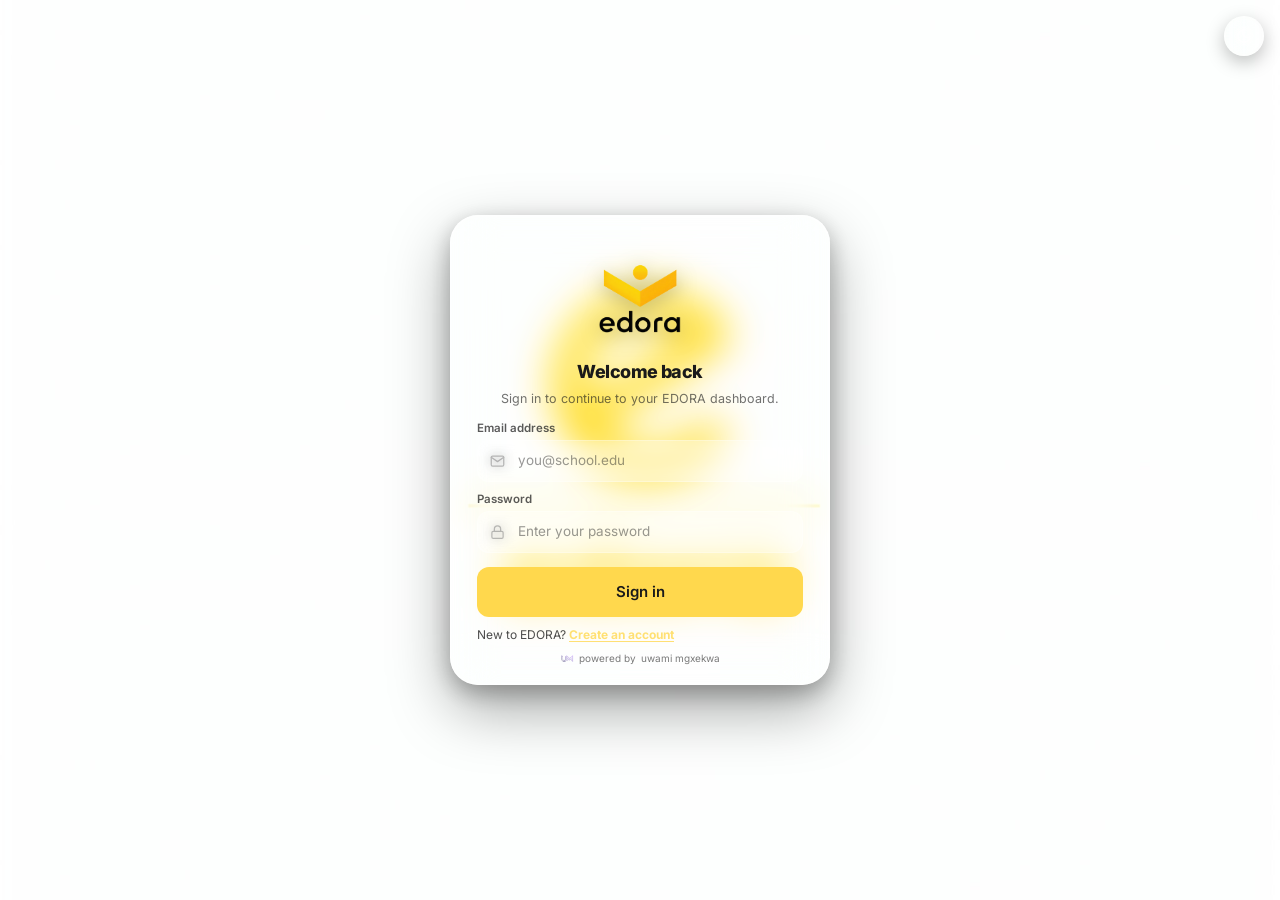
<file: index.html>
<!DOCTYPE html>
<html lang="en">
<head>
  <meta charset="UTF-8">
  <meta name="viewport" content="width=device-width, initial-scale=1.0">
  <title>EDORA — Dashboard</title>
  <!-- Favicon + iOS/PWA home screen icon -->
  <link rel="icon" type="image/png" href="assets/images/logo light mode.png">
  <link rel="apple-touch-icon" href="assets/images/logo light mode.png">
  <meta name="apple-mobile-web-app-capable" content="yes">
  <meta name="apple-mobile-web-app-status-bar-style" content="default">
  <meta name="apple-mobile-web-app-title" content="EDORA">
  <meta name="theme-color" content="#FFD84D">
  <link rel="preconnect" href="https://fonts.googleapis.com">
  <link href="https://fonts.googleapis.com/css2?family=Inter:wght@300;400;500;600;700;800;900&display=swap" rel="stylesheet">
  <link rel="stylesheet" href="css/style.css">
  <!-- Apply saved theme immediately to avoid flash of wrong theme -->
  <script>
    (function() {
      var t = localStorage.getItem('edora-theme') || 'light';
      document.documentElement.setAttribute('data-theme', t);
    })();
  </script>
</head>
<body>

<!-- ── Sidebar overlay (mobile) ── -->
<div class="overlay" id="overlay" onclick="closeSidebar()"></div>

<!-- ── Sidebar ── -->
<aside class="sb" id="sb">
  <div class="sb-top">
    <div class="logo">
      <img src="assets/images/logo light mode.png" alt="EDORA" class="logo-img light-logo">
      <img src="assets/images/logo dark mode.png"  alt="EDORA" class="logo-img dark-logo">
    </div>
    <div class="tagline">Your Learning. Your Pace. Your Future.</div>
  </div>

  <nav class="sb-nav" id="sb-nav">
    <!-- Injected by JS -->
  </nav>

  <div class="sb-bottom">
    <a href="profile.html" class="sb-user" id="sb-user">
      <div class="av" id="sb-av"></div>
      <div class="sb-user-info">
        <div class="sb-user-name" id="sb-uname"></div>
        <div class="sb-user-grade" id="sb-ugrade"></div>
      </div>
    </a>
    <div class="sb-powered-by">
      <img src="assets/images/uwami-logo.png" alt="Uwami Mgxekwa logo">
      powered by <a href="https://uwamimgxekwa.com" target="_blank" rel="noopener noreferrer">uwami mgxekwa</a>
    </div>
  </div>
</aside>

<!-- ── Main ── -->
<div class="main">

  <!-- Top bar -->
  <header class="top">
    <button class="burger" id="burger-btn" aria-label="Open menu" onclick="toggleSidebar()">
      <svg width="20" height="20" viewBox="0 0 24 24" fill="none" stroke="currentColor" stroke-width="2" stroke-linecap="round">
        <line x1="3" y1="6" x2="21" y2="6"/><line x1="3" y1="12" x2="21" y2="12"/><line x1="3" y1="18" x2="21" y2="18"/>
      </svg>
    </button>

    <span class="top-title" id="top-title"></span>

    <div class="top-actions">
      <!-- Theme toggle -->
      <button class="theme-btn" id="theme-btn" title="Toggle dark / light mode" onclick="toggleTheme()">
        <!-- Moon: shown in light mode -->
        <svg class="icon-moon" width="16" height="16" viewBox="0 0 24 24" fill="none" stroke="currentColor" stroke-width="2" stroke-linecap="round" stroke-linejoin="round">
          <path d="M21 12.79A9 9 0 1 1 11.21 3 7 7 0 0 0 21 12.79z"/>
        </svg>
        <!-- Sun: shown in dark mode -->
        <svg class="icon-sun" width="16" height="16" viewBox="0 0 24 24" fill="none" stroke="currentColor" stroke-width="2" stroke-linecap="round" stroke-linejoin="round">
          <circle cx="12" cy="12" r="5"/>
          <line x1="12" y1="1" x2="12" y2="3"/><line x1="12" y1="21" x2="12" y2="23"/>
          <line x1="4.22" y1="4.22" x2="5.64" y2="5.64"/><line x1="18.36" y1="18.36" x2="19.78" y2="19.78"/>
          <line x1="1" y1="12" x2="3" y2="12"/><line x1="21" y1="12" x2="23" y2="12"/>
          <line x1="4.22" y1="19.78" x2="5.64" y2="18.36"/><line x1="18.36" y1="5.64" x2="19.78" y2="4.22"/>
        </svg>
      </button>

      <a href="notifications.html" class="icon-btn" id="notif-btn" title="Notifications" style="text-decoration:none">
        <svg width="17" height="17" viewBox="0 0 24 24" fill="none" stroke="currentColor" stroke-width="2" stroke-linecap="round" stroke-linejoin="round">
          <path d="M18 8A6 6 0 0 0 6 8c0 7-3 9-3 9h18s-3-2-3-9"/><path d="M13.73 21a2 2 0 0 1-3.46 0"/>
        </svg>
        <span class="notif-badge" id="notif-badge" style="display:none"></span>
      </a>
      <a href="profile.html" class="av" id="top-av" style="text-decoration:none" title="Profile"></a>
    </div>
  </header>

  <!-- Page content -->
  <main id="view" class="fade-in"></main>

</div>

<!-- ── Modal ── -->
<div class="modal" id="modal" onclick="handleModalClick(event)">
  <div class="mbox" id="mbox"></div>
</div>

<script src="js/mock-data.js"></script>
<script>
  if (!location.hash || location.hash === '#') location.hash = '#dash';
</script>
<script src="js/app.js"></script>
</body>
</html>
</file>
<file: css/style.css>
/* ============================================================
   EDORA — Design System
   Premium minimalist educational SaaS
   ============================================================ */

@import url('https://fonts.googleapis.com/css2?family=Inter:wght@300;400;500;600;700;800;900&display=swap');

/* ── Tokens — Light (default) ────────────────────────────── */
:root {
  --primary:        #FFD84D;
  --primary-hover:  #FFC800;
  --primary-light:  #FFFBEB;
  --primary-muted:  #FFF3C0;
  --background:     #FFFFFF;
  --surface:        #F8F8F6;
  --surface-hover:  #F2F2EF;
  --text-primary:   #1A1A1A;
  --text-secondary: #6B6B6B;
  --text-tertiary:  #A0A0A0;
  --border:         #EBEBEB;
  --border-strong:  #D8D8D4;
  --success:        #22C55E;
  --success-light:  #DCFCE7;
  --danger:         #EF4444;
  --danger-light:   #FEE2E2;
  --warning:        #F59E0B;
  --warning-light:  #FEF3C7;
  --info:           #3B82F6;
  --info-light:     #DBEAFE;
  --shadow-sm:      0 1px 3px rgba(0,0,0,.06), 0 1px 2px rgba(0,0,0,.04);
  --shadow-md:      0 4px 16px rgba(0,0,0,.07), 0 2px 6px rgba(0,0,0,.04);
  --shadow-lg:      0 20px 40px rgba(0,0,0,.10), 0 8px 16px rgba(0,0,0,.06);
  --radius-sm:      8px;
  --radius-md:      12px;
  --radius-lg:      16px;
  --radius-xl:      24px;
  --sidebar-w:      264px;
  --transition:     0.18s cubic-bezier(.4,0,.2,1);
}

/* ── Tokens — Dark ───────────────────────────────────────── */
[data-theme="dark"] {
  --primary:        #FFD84D;
  --primary-hover:  #FFC800;
  --primary-light:  #2A2200;
  --primary-muted:  #332900;
  --background:     #0F0F0F;
  --surface:        #1A1A1A;
  --surface-hover:  #222222;
  --text-primary:   #F0F0F0;
  --text-secondary: #9A9A9A;
  --text-tertiary:  #555555;
  --border:         #2A2A2A;
  --border-strong:  #383838;
  --success:        #22C55E;
  --success-light:  #052E16;
  --danger:         #EF4444;
  --danger-light:   #2D0A0A;
  --warning:        #F59E0B;
  --warning-light:  #2D1A00;
  --info:           #60A5FA;
  --info-light:     #0A1628;
  --shadow-sm:      0 1px 3px rgba(0,0,0,.3),  0 1px 2px rgba(0,0,0,.2);
  --shadow-md:      0 4px 16px rgba(0,0,0,.4), 0 2px 6px rgba(0,0,0,.2);
  --shadow-lg:      0 20px 40px rgba(0,0,0,.5), 0 8px 16px rgba(0,0,0,.3);
}

/* ── Theme transition ────────────────────────────────────── */
/* Applied only during theme switch via JS class, then removed */
html.theme-switching,
html.theme-switching * {
  transition:
    background-color 0.25s ease,
    border-color     0.25s ease,
    color            0.25s ease,
    box-shadow       0.25s ease !important;
}

/* ── Theme toggle button ─────────────────────────────────── */
.theme-btn {
  width: 36px;
  height: 36px;
  display: flex;
  align-items: center;
  justify-content: center;
  border-radius: var(--radius-sm);
  background: none;
  border: 1px solid var(--border);
  color: var(--text-secondary);
  font-size: 16px;
  cursor: pointer;
  transition: all var(--transition);
  flex-shrink: 0;
}

.theme-btn:hover {
  background: var(--surface);
  color: var(--text-primary);
}

/* Show correct icon per theme */
.theme-btn .icon-sun  { display: none; }
.theme-btn .icon-moon { display: block; }
[data-theme="dark"] .theme-btn .icon-sun  { display: block; }
[data-theme="dark"] .theme-btn .icon-moon { display: none; }

/* ── Reset ───────────────────────────────────────────────── */
*, *::before, *::after { box-sizing: border-box; margin: 0; padding: 0; }
html { scroll-behavior: smooth; -webkit-font-smoothing: antialiased; }
body {
  font-family: 'Inter', system-ui, -apple-system, sans-serif;
  color: var(--text-primary);
  background: var(--background);
  font-size: 14px;
  line-height: 1.6;
  overflow-x: hidden;
}
img { display: block; max-width: 100%; }
a { color: inherit; }
button { cursor: pointer; font-family: inherit; }

/* ── Typography ─────────────────────────────────────────── */
h1 { font-size: 24px; font-weight: 700; letter-spacing: -.03em; line-height: 1.25; }
h2 { font-size: 15px; font-weight: 600; letter-spacing: -.01em; }
h3 { font-size: 14px; font-weight: 600; }
h4 { font-size: 13px; font-weight: 600; }
p  { color: var(--text-secondary); }
small { font-size: 12px; color: var(--text-secondary); }
.muted { color: var(--text-secondary); }
.label { font-size: 11px; font-weight: 700; letter-spacing: .06em; text-transform: uppercase; color: var(--text-tertiary); }

/* ── Layout ─────────────────────────────────────────────── */
.sb {
  position: fixed;
  inset: 0 auto 0 0;
  width: var(--sidebar-w);
  background: var(--background);
  border-right: 1px solid var(--border);
  display: flex;
  flex-direction: column;
  z-index: 30;
  transition: transform var(--transition);
  overflow: hidden auto;
}

.sb-top {
  padding: 24px 20px 8px;
  flex-shrink: 0;
  text-align: center;
}

/* ── Logo image (sidebar) ────────────────────────────────── */
.logo {
  display: flex;
  align-items: center;
  justify-content: center;
  margin-bottom: 4px;
}

.logo-img {
  width: 110px;
  height: auto;
  display: block;
  border-radius: 6px;
  object-fit: contain;
  margin: 0 auto;
}

/* Theme-aware sidebar logo (swaps with dark / light mode) */
.logo-img.light-logo { display: block; }
.logo-img.dark-logo  { display: none; }
[data-theme="dark"] .logo-img.light-logo { display: none; }
[data-theme="dark"] .logo-img.dark-logo  { display: block; }

.tagline {
  font-size: 11px;
  color: var(--text-tertiary);
  font-weight: 400;
  margin-bottom: 20px;
  letter-spacing: .01em;
}

.sb-nav {
  flex: 1;
  padding: 0 12px;
  display: flex;
  flex-direction: column;
  gap: 2px;
}

.sb-section-label {
  font-size: 10px;
  font-weight: 700;
  letter-spacing: .08em;
  text-transform: uppercase;
  color: var(--text-tertiary);
  padding: 12px 10px 6px;
}

.sb a {
  display: flex;
  align-items: center;
  gap: 10px;
  padding: 9px 12px;
  border-radius: var(--radius-sm);
  color: var(--text-secondary);
  text-decoration: none;
  font-weight: 500;
  font-size: 13.5px;
  transition: all var(--transition);
  position: relative;
}

.sb a .nav-icon {
  width: 20px;
  text-align: center;
  font-size: 15px;
  flex-shrink: 0;
}

.sb a:hover {
  background: var(--surface);
  color: var(--text-primary);
}

.sb a.on {
  background: var(--primary);
  color: var(--text-primary);
  font-weight: 600;
}

.sb a.on:hover { background: var(--primary-hover); }

.sb-bottom {
  padding: 12px;
  border-top: 1px solid var(--border);
  margin-top: 8px;
  flex-shrink: 0;
}

.sb-user {
  display: flex;
  align-items: center;
  gap: 10px;
  padding: 8px 10px;
  border-radius: var(--radius-sm);
  cursor: pointer;
  transition: background var(--transition);
  text-decoration: none;
  color: inherit;
}

.sb-user:hover { background: var(--surface); }

.sb-user-info { flex: 1; min-width: 0; }
.sb-user-name { font-size: 13px; font-weight: 600; white-space: nowrap; overflow: hidden; text-overflow: ellipsis; }
.sb-user-grade { font-size: 11px; color: var(--text-secondary); }

.sb-powered-by {
  display: flex;
  align-items: center;
  gap: 5px;
  padding: 6px 10px 2px;
  font-size: 10px;
  color: var(--text-secondary);
  opacity: 0.65;
}
.sb-powered-by a {
  color: inherit;
  text-decoration: none;
  font-size: 9px;
  transition: opacity 0.18s ease;
}
.sb-powered-by a:hover { opacity: 2; text-decoration: underline; text-underline-offset: 2px; }
.sb-powered-by img {
  width: 14px;
  height: 14px;
  object-fit: contain;
  border-radius: 3px;
  opacity: 0.6;
  flex-shrink: 0;
}

/* ── Main area ───────────────────────────────────────────── */
.main {
  margin-left: var(--sidebar-w);
  min-height: 100vh;
  display: flex;
  flex-direction: column;
}

.top {
  position: sticky;
  top: 0;
  z-index: 20;
  display: flex;
  align-items: center;
  gap: 12px;
  padding: 0 32px;
  height: 60px;
  background: rgba(255,255,255,.85);
  backdrop-filter: blur(12px);
  -webkit-backdrop-filter: blur(12px);
  border-bottom: 1px solid var(--border);
}

.burger {
  display: none;
  background: none;
  border: none;
  padding: 6px;
  border-radius: var(--radius-sm);
  color: var(--text-primary);
  margin-right: auto;
}

.burger:hover { background: var(--surface); }

.top-title {
  font-size: 14px;
  font-weight: 600;
  color: var(--text-primary);
  flex: 1;
}

.top-actions { display: flex; align-items: center; gap: 8px; }

.icon-btn {
  width: 36px;
  height: 36px;
  display: flex;
  align-items: center;
  justify-content: center;
  border-radius: var(--radius-sm);
  background: none;
  border: 1px solid var(--border);
  color: var(--text-secondary);
  font-size: 16px;
  transition: all var(--transition);
  position: relative;
  text-decoration: none;
}

.icon-btn:hover { background: var(--surface); color: var(--text-primary); }

.notif-badge {
  position: absolute;
  top: 4px;
  right: 4px;
  width: 8px;
  height: 8px;
  background: var(--danger);
  border-radius: 50%;
  border: 2px solid #fff;
}

#view {
  padding: 32px;
  flex: 1;
  max-width: 1160px;
  width: 100%;
}

/* ── Avatar ─────────────────────────────────────────────── */
.av {
  width: 36px;
  height: 36px;
  border-radius: 50%;
  background: var(--primary);
  display: flex;
  align-items: center;
  justify-content: center;
  font-weight: 700;
  font-size: 14px;
  overflow: hidden;
  flex-shrink: 0;
  color: var(--text-primary);
  text-decoration: none;
}

.av img { width: 100%; height: 100%; object-fit: cover; }
.av.lg { width: 56px; height: 56px; font-size: 20px; }
.av.xl { width: 80px; height: 80px; font-size: 28px; }

/* ── Cards ───────────────────────────────────────────────── */
.card {
  background: var(--background);
  border: 1px solid var(--border);
  border-radius: var(--radius-lg);
  padding: 20px;
}

.card-sm { padding: 14px 16px; border-radius: var(--radius-md); }

.card-hover {
  transition: box-shadow var(--transition), border-color var(--transition), transform var(--transition);
}
.card-hover:hover {
  box-shadow: var(--shadow-md);
  border-color: var(--border-strong);
  transform: translateY(-1px);
}

/* ── Grid ────────────────────────────────────────────────── */
.grid { display: grid; gap: 16px; margin-top: 16px; }
.g2 { grid-template-columns: repeat(auto-fit, minmax(300px, 1fr)); }
.g3 { grid-template-columns: repeat(auto-fit, minmax(220px, 1fr)); }
.g4 { grid-template-columns: repeat(4, 1fr); }
.g-full { grid-column: 1 / -1; }

/* ── Stat cards ──────────────────────────────────────────── */
.stat-card {
  background: var(--background);
  border: 1px solid var(--border);
  border-radius: var(--radius-lg);
  padding: 20px;
  display: flex;
  align-items: flex-start;
  gap: 14px;
}

.stat-icon {
  width: 44px;
  height: 44px;
  border-radius: 12px;
  background: var(--primary-light);
  display: flex;
  align-items: center;
  justify-content: center;
  font-size: 20px;
  flex-shrink: 0;
}

.stat-icon.green  { background: var(--success-light); }
.stat-icon.red    { background: var(--danger-light); }
.stat-icon.blue   { background: var(--info-light); }
.stat-icon.orange { background: var(--warning-light); }

.stat-body { flex: 1; }
.stat-value { font-size: 28px; font-weight: 800; letter-spacing: -.04em; line-height: 1; color: var(--text-primary); }
.stat-label { font-size: 12px; color: var(--text-secondary); margin-top: 4px; font-weight: 500; }

/* ── Hero banner ─────────────────────────────────────────── */
.hero {
  background-image: url('../assets/images/dashboard-hero-banner.jpg');
  background-size: cover;
  background-position: center;
  border: 1px solid var(--border);
  border-radius: var(--radius-xl);
  padding: 28px 32px;
  display: flex;
  align-items: center;
  justify-content: space-between;
  gap: 20px;
  flex-wrap: wrap;
  position: relative;
  overflow: hidden;
}

/* Dark scrim over the image so text stays readable */
.hero::after {
  content: '';
  position: absolute;
  inset: 0;
  background: linear-gradient(135deg, rgba(0,0,0,0.6) 0%, rgba(0,0,0,0.35) 100%);
  z-index: 0;
  pointer-events: none;
}

/* All content sits above the scrim */
.hero > * { position: relative; z-index: 1; }

.hero-eyebrow {
  font-size: 11px;
  font-weight: 700;
  letter-spacing: .07em;
  text-transform: uppercase;
  color: #FFD84D;
  margin-bottom: 6px;
}

.hero h1 { font-size: 26px; color: #fff; }
.hero-sub { color: rgba(255,255,255,0.8); margin-top: 6px; font-size: 13.5px; }
.hero-badge { display: inline-flex; align-items: center; gap: 6px; background: rgba(255,255,255,0.18); backdrop-filter: blur(6px); border: 1px solid rgba(255,255,255,0.25); border-radius: 100px; padding: 5px 12px; font-size: 12.5px; font-weight: 600; color: #fff; margin-top: 12px; }

/* ── Buttons ─────────────────────────────────────────────── */
.btn {
  display: inline-flex;
  align-items: center;
  justify-content: center;
  gap: 6px;
  background: var(--primary);
  border: 1px solid transparent;
  border-radius: var(--radius-sm);
  padding: 9px 18px;
  font: inherit;
  font-size: 13.5px;
  font-weight: 600;
  color: var(--text-primary);
  cursor: pointer;
  transition: all var(--transition);
  text-decoration: none;
  white-space: nowrap;
}

.btn:hover { background: var(--primary-hover); transform: translateY(-1px); box-shadow: 0 4px 12px rgba(255,200,0,.3); }
.btn:active { transform: translateY(0); box-shadow: none; }

.btn.sec {
  background: var(--background);
  border-color: var(--border);
  color: var(--text-primary);
}
.btn.sec:hover { background: var(--surface); box-shadow: none; transform: none; }

.btn.ghost {
  background: transparent;
  border-color: transparent;
  color: var(--text-secondary);
}
.btn.ghost:hover { background: var(--surface); color: var(--text-primary); box-shadow: none; transform: none; }

.btn.sm { padding: 5px 12px; font-size: 12.5px; border-radius: 7px; }
.btn.lg { padding: 12px 24px; font-size: 15px; border-radius: var(--radius-md); }

.btn.danger { background: var(--danger); color: #fff; }
.btn.danger:hover { background: #dc2626; box-shadow: 0 4px 12px rgba(239,68,68,.3); }

.btn.d { color: var(--danger); }

:focus-visible { outline: 2px solid var(--primary-hover); outline-offset: 2px; }

/* ── Inputs ──────────────────────────────────────────────── */
input, select, textarea {
  font: inherit;
  padding: 9px 13px;
  border: 1px solid var(--border);
  border-radius: var(--radius-sm);
  background: var(--background);
  color: var(--text-primary);
  width: 100%;
  transition: border-color var(--transition), box-shadow var(--transition);
  font-size: 14px;
}

input:focus, select:focus, textarea:focus {
  outline: none;
  border-color: var(--primary-hover);
  box-shadow: 0 0 0 3px rgba(255,200,0,.12);
}

input::placeholder, textarea::placeholder { color: var(--text-tertiary); }

label {
  display: block;
  font-size: 12.5px;
  font-weight: 600;
  color: var(--text-secondary);
  margin: 12px 0 5px;
}

textarea { resize: vertical; min-height: 90px; }

/* ── Progress bar ────────────────────────────────────────── */
.bar {
  height: 6px;
  background: var(--surface);
  border-radius: 100px;
  overflow: hidden;
}
.bar i {
  display: block;
  height: 100%;
  background: var(--primary);
  border-radius: 100px;
  transition: width .6s cubic-bezier(.4,0,.2,1);
}
.bar.thin { height: 4px; }
.bar.thick { height: 10px; }

/* ── Chips / badges ──────────────────────────────────────── */
.chip {
  display: inline-flex;
  align-items: center;
  gap: 4px;
  font-size: 11.5px;
  font-weight: 600;
  padding: 3px 10px;
  border-radius: 100px;
  background: var(--surface);
  color: var(--text-secondary);
  white-space: nowrap;
}

.chip.success, .chip.c-Submitted, .chip.c-Graded  { background: var(--success-light); color: #15803d; }
.chip.danger,  .chip.c-Overdue,  .chip.c-High     { background: var(--danger-light);  color: #b91c1c; }
.chip.warning, .chip.c-Medium, .chip.c-Inprogress { background: var(--warning-light); color: #92400e; }
.chip.info                                          { background: var(--info-light);   color: #1d4ed8; }
.chip.primary                                       { background: var(--primary-muted); color: #92400e; }
.chip.c-Low   { background: var(--success-light); color: #15803d; }
.chip.c-Notstarted { background: var(--surface); color: var(--text-secondary); }

/* ── Row / flex helpers ──────────────────────────────────── */
.row {
  display: flex;
  align-items: center;
  gap: 10px;
  flex-wrap: wrap;
}
.row-between {
  display: flex;
  align-items: center;
  justify-content: space-between;
  gap: 10px;
  flex-wrap: wrap;
}
.col { display: flex; flex-direction: column; gap: 4px; }
.flex1 { flex: 1; min-width: 0; }

/* ── List ────────────────────────────────────────────────── */
.ul {
  list-style: none;
  padding: 0;
  margin: 0;
}

.ul li {
  display: flex;
  align-items: center;
  justify-content: space-between;
  gap: 10px;
  padding: 10px 0;
  border-bottom: 1px solid var(--border);
  font-size: 13.5px;
}

.ul li:last-child { border-bottom: none; }
.ul li .item-main { flex: 1; min-width: 0; }
.ul li .item-title { font-weight: 500; color: var(--text-primary); }
.ul li .item-sub { font-size: 12px; color: var(--text-secondary); margin-top: 1px; }

/* ── Filters bar ─────────────────────────────────────────── */
.filters {
  display: flex;
  gap: 10px;
  flex-wrap: wrap;
  margin: 16px 0;
}
.filters > * { flex: 1; min-width: 140px; max-width: 240px; }
.filters > input { max-width: 320px; }

/* ── Page header ─────────────────────────────────────────── */
.page-header {
  display: flex;
  align-items: flex-start;
  justify-content: space-between;
  gap: 16px;
  margin-bottom: 24px;
  flex-wrap: wrap;
}
.page-header-left h1 { margin-bottom: 2px; }
.page-header-left p { font-size: 13.5px; }

/* ── Modals ──────────────────────────────────────────────── */
.modal {
  position: fixed;
  inset: 0;
  background: rgba(10,10,10,.4);
  backdrop-filter: blur(4px);
  -webkit-backdrop-filter: blur(4px);
  display: none;
  place-items: center;
  z-index: 50;
  padding: 20px;
}
.modal.show { display: grid; }

.mbox {
  background: var(--background);
  border-radius: var(--radius-xl);
  padding: 28px;
  width: 100%;
  max-width: 500px;
  max-height: 90vh;
  overflow: auto;
  box-shadow: var(--shadow-lg);
  animation: modalIn .2s cubic-bezier(.4,0,.2,1);
}

@keyframes modalIn {
  from { opacity: 0; transform: scale(.95) translateY(8px); }
  to   { opacity: 1; transform: none; }
}

.modal-header {
  display: flex;
  align-items: center;
  justify-content: space-between;
  margin-bottom: 20px;
}
.modal-header h2 { font-size: 17px; }

/* ── Toast ───────────────────────────────────────────────── */
.toast {
  position: fixed;
  bottom: 24px;
  left: 50%;
  transform: translateX(-50%);
  background: var(--text-primary);
  color: #fff;
  padding: 11px 20px;
  border-radius: 100px;
  z-index: 60;
  font-size: 13.5px;
  font-weight: 500;
  box-shadow: var(--shadow-md);
  animation: toastIn .2s cubic-bezier(.4,0,.2,1);
  white-space: nowrap;
}

@keyframes toastIn {
  from { opacity: 0; transform: translateX(-50%) translateY(8px); }
  to   { opacity: 1; transform: translateX(-50%) translateY(0); }
}

/* ── Notifications ───────────────────────────────────────── */
.notif-item {
  display: flex;
  align-items: flex-start;
  gap: 14px;
  padding: 14px 16px;
  border-radius: var(--radius-md);
  border: 1px solid var(--border);
  margin-bottom: 8px;
  transition: background var(--transition);
}

.notif-item.unread {
  background: var(--primary-light);
  border-color: var(--primary-muted);
}

.notif-dot {
  width: 8px;
  height: 8px;
  border-radius: 50%;
  background: var(--primary-hover);
  flex-shrink: 0;
  margin-top: 5px;
}

.notif-item.unread .notif-dot { background: var(--warning); }

.nav-dot {
  min-width: 18px;
  height: 18px;
  background: var(--danger);
  color: #fff;
  border-radius: 100px;
  font-size: 10px;
  font-weight: 700;
  display: flex;
  align-items: center;
  justify-content: center;
  padding: 0 5px;
  margin-left: auto;
}

/* ── Assignment card ─────────────────────────────────────── */
.asg-card {
  display: flex;
  align-items: flex-start;
  gap: 14px;
  padding: 16px 20px;
  border: 1px solid var(--border);
  border-radius: var(--radius-md);
  margin-bottom: 8px;
  background: var(--background);
  transition: all var(--transition);
}

.asg-card:hover { box-shadow: var(--shadow-sm); border-color: var(--border-strong); }

.asg-card.overdue { border-left: 3px solid var(--danger); }
.asg-card.submitted { border-left: 3px solid var(--success); }
.asg-card.graded { border-left: 3px solid var(--info); }

.asg-left { flex: 1; min-width: 0; }
.asg-title { font-size: 14px; font-weight: 600; color: var(--text-primary); }
.asg-meta { font-size: 12px; color: var(--text-secondary); margin-top: 3px; }
.asg-desc { font-size: 13px; color: var(--text-secondary); margin-top: 6px; }
.asg-chips { display: flex; gap: 6px; margin-top: 8px; flex-wrap: wrap; }

.asg-right {
  display: flex;
  flex-direction: column;
  align-items: flex-end;
  gap: 8px;
  flex-shrink: 0;
}

/* ── Subject cards ───────────────────────────────────────── */
.subject-card {
  display: flex;
  flex-direction: column;
  border: 1px solid var(--border);
  border-radius: var(--radius-lg);
  text-decoration: none;
  color: inherit;
  transition: all var(--transition);
  background: var(--background);
  position: relative;
  overflow: hidden;
  gap: 0;
  padding: 0;
}

.subject-card:hover {
  box-shadow: var(--shadow-md);
  border-color: var(--primary-muted);
  transform: translateY(-3px);
}

/* Thumbnail banner */
.subject-card-thumb {
  width: 100%;
  height: 140px;
  background-size: cover;
  background-position: center;
  position: relative;
  flex-shrink: 0;
}

/* Dark scrim so the year badge sits cleanly */
.subject-card-thumb::after {
  content: '';
  position: absolute;
  inset: 0;
  background: linear-gradient(to bottom, rgba(0,0,0,0.08) 0%, rgba(0,0,0,0.45) 100%);
}

/* Year 1 / Year 2 badge over the image */
.subject-card-year {
  position: absolute;
  bottom: 10px;
  left: 12px;
  z-index: 1;
  font-size: 10px;
  font-weight: 700;
  letter-spacing: .06em;
  text-transform: uppercase;
  color: #fff;
  background: rgba(0,0,0,0.38);
  backdrop-filter: blur(6px);
  border: 1px solid rgba(255,255,255,0.22);
  border-radius: 100px;
  padding: 3px 9px;
}

/* Text body below the image */
.subject-card-body {
  padding: 14px 16px 16px;
  display: flex;
  flex-direction: column;
  flex: 1;
}

.subject-card:hover .subject-card-thumb {
  filter: brightness(1.05);
}

.subject-emoji {
  font-size: 28px;
  line-height: 1;
  display: block;
  margin-bottom: 2px;
}

.subject-name { font-size: 15px; font-weight: 700; color: var(--text-primary); }
.subject-teacher { font-size: 12px; color: var(--text-secondary); }
.subject-progress-row { display: flex; align-items: center; justify-content: space-between; margin-top: 4px; }

/* ── Material card ───────────────────────────────────────── */
.mat-card {
  display: flex;
  align-items: center;
  gap: 14px;
  padding: 14px 18px;
  border: 1px solid var(--border);
  border-radius: var(--radius-md);
  margin-bottom: 8px;
  transition: all var(--transition);
}
.mat-card:hover { box-shadow: var(--shadow-sm); border-color: var(--border-strong); }
.mat-icon {
  width: 40px;
  height: 40px;
  border-radius: 10px;
  display: flex;
  align-items: center;
  justify-content: center;
  font-size: 18px;
  flex-shrink: 0;
}

/* ── Chat ────────────────────────────────────────────────── */
.chat-layout {
  display: grid;
  grid-template-columns: 220px 1fr;
  gap: 16px;
  height: calc(100vh - 160px);
  min-height: 400px;
}

.chat-history { display: flex; flex-direction: column; gap: 4px; overflow: auto; }
.chat-history a { font-size: 13px; padding: 7px 10px; border-radius: var(--radius-sm); text-decoration: none; color: var(--text-secondary); transition: all var(--transition); white-space: nowrap; overflow: hidden; text-overflow: ellipsis; display: block; }
.chat-history a:hover { background: var(--surface); color: var(--text-primary); }

.chat-main {
  display: flex;
  flex-direction: column;
  gap: 0;
  overflow: hidden;
}

.msgs {
  flex: 1;
  overflow-y: auto;
  padding: 16px;
  display: flex;
  flex-direction: column;
  gap: 10px;
  background: var(--surface);
  border-radius: var(--radius-md);
  margin-bottom: 10px;
}

.m {
  max-width: 76%;
  padding: 10px 14px;
  border-radius: 14px;
  font-size: 13.5px;
  line-height: 1.55;
  color: var(--text-primary);
  background: var(--background);
  border: 1px solid var(--border);
  align-self: flex-start;
  word-break: break-word;
}

.m.u {
  background: var(--primary);
  border-color: var(--primary-hover);
  align-self: flex-end;
}

.chat-suggestions {
  display: flex;
  gap: 6px;
  flex-wrap: wrap;
  margin-bottom: 10px;
}

.chat-form {
  display: flex;
  gap: 8px;
}

.chat-form input { border-radius: var(--radius-sm); }

/* ── Planner ─────────────────────────────────────────────── */
.week {
  display: grid;
  grid-template-columns: repeat(7, minmax(130px, 1fr));
  gap: 8px;
  overflow-x: auto;
  padding-bottom: 8px;
}

.day {
  background: var(--surface);
  border-radius: var(--radius-md);
  padding: 12px;
  min-height: 110px;
}

.day-header {
  font-size: 11.5px;
  font-weight: 600;
  color: var(--text-secondary);
  margin-bottom: 8px;
}

.day-header.today-label { color: var(--primary-hover); }

.pill {
  background: var(--background);
  border: 1px solid var(--border);
  border-left: 3px solid var(--primary);
  border-radius: var(--radius-sm);
  padding: 7px 9px;
  margin-top: 6px;
  font-size: 12.5px;
  transition: opacity var(--transition);
}

.pill.done { opacity: .5; }
.pill .pill-time { font-weight: 600; font-size: 12px; }
.pill .pill-subj { color: var(--text-secondary); font-size: 12px; margin-top: 2px; }
.pill .pill-actions { display: flex; gap: 4px; margin-top: 6px; }

/* ── Progress donut ──────────────────────────────────────── */
.donut-wrap {
  display: flex;
  align-items: center;
  justify-content: center;
  gap: 24px;
  flex-wrap: wrap;
  padding: 8px;
}

.donut {
  width: 140px;
  height: 140px;
  border-radius: 50%;
  display: grid;
  place-items: center;
  flex-shrink: 0;
}

.donut-inner {
  background: var(--background);
  width: 98px;
  height: 98px;
  border-radius: 50%;
  display: grid;
  place-items: center;
  flex-direction: column;
  text-align: center;
}

.donut-pct { font-size: 24px; font-weight: 800; letter-spacing: -.04em; color: var(--text-primary); }
.donut-sub { font-size: 11px; color: var(--text-secondary); }

/* ── Catch-up plan ───────────────────────────────────────── */
.catchup-item {
  display: flex;
  align-items: flex-start;
  gap: 12px;
  padding: 10px 0;
  border-bottom: 1px solid var(--border);
}
.catchup-item:last-child { border-bottom: none; }
.catchup-check {
  width: 20px;
  height: 20px;
  border-radius: 6px;
  border: 2px solid var(--border);
  flex-shrink: 0;
  margin-top: 2px;
  cursor: pointer;
  display: flex;
  align-items: center;
  justify-content: center;
  transition: all var(--transition);
}
.catchup-check.checked { background: var(--primary); border-color: var(--primary); }

/* ── Missed school date selector ─────────────────────────── */
.date-picker-row {
  display: flex;
  gap: 16px;
  align-items: flex-end;
  flex-wrap: wrap;
}
.date-picker-row > div { flex: 1; min-width: 140px; }

/* ── Empty states ────────────────────────────────────────── */
.empty {
  text-align: center;
  padding: 40px 20px;
  color: var(--text-secondary);
}
.empty-icon { font-size: 36px; margin-bottom: 10px; opacity: .5; }
.empty-text { font-size: 14px; }
.empty-sub  { font-size: 12.5px; margin-top: 4px; }

/* ── Error text ──────────────────────────────────────────── */
.err { color: var(--danger); font-size: 12.5px; min-height: 18px; margin-top: 6px; }

/* ── Divider ─────────────────────────────────────────────── */
.divider { height: 1px; background: var(--border); margin: 16px 0; }

/* ── Overlay close ───────────────────────────────────────── */
.overlay {
  position: fixed;
  inset: 0;
  background: transparent;
  z-index: 15;
  display: none;
}
.overlay.show { display: block; }

/* ── Scrollbar ───────────────────────────────────────────── */
::-webkit-scrollbar { width: 6px; height: 6px; }
::-webkit-scrollbar-track { background: transparent; }
::-webkit-scrollbar-thumb { background: var(--border-strong); border-radius: 100px; }
::-webkit-scrollbar-thumb:hover { background: var(--text-tertiary); }

/* ── Animations ──────────────────────────────────────────── */
@keyframes fadeIn {
  from { opacity: 0; transform: translateY(6px); }
  to   { opacity: 1; transform: none; }
}
.fade-in { animation: fadeIn .25s cubic-bezier(.4,0,.2,1); }

/* ── Responsive ──────────────────────────────────────────── */
@media (max-width: 1024px) {
  .g4 { grid-template-columns: repeat(2, 1fr); }
}

@media (max-width: 860px) {
  .sb {
    transform: translateX(-100%);
    box-shadow: none;
  }
  .sb.open {
    transform: none;
    box-shadow: var(--shadow-lg);
  }
  .overlay.show { display: block; }
  .main { margin-left: 0; }
  .burger { display: flex; margin-right: auto; }
  .top-title { display: block; }
  #view { padding: 20px 16px; }
  .top { padding: 0 16px; }
  .hero { padding: 20px; }
  .hero h1 { font-size: 20px; }
  .chat-layout { grid-template-columns: 1fr; height: auto; }
  .chat-layout .card:first-child { display: none; }
  .msgs { min-height: 42vh; }
  .week { grid-template-columns: repeat(4, minmax(120px, 1fr)); }
  .g4 { grid-template-columns: repeat(2, 1fr); }
}

@media (max-width: 540px) {
  .g4 { grid-template-columns: 1fr 1fr; }
  .week { grid-template-columns: repeat(3, minmax(110px, 1fr)); }
  #view { padding: 16px 12px; }
  .mbox { padding: 20px; }
}

/* ============================================================
   DARK MODE — component overrides
   ============================================================ */

/* Chip text colors need to stay readable in dark mode */
[data-theme="dark"] .chip.success,
[data-theme="dark"] .chip.c-Submitted,
[data-theme="dark"] .chip.c-Graded  { color: #4ade80; }

[data-theme="dark"] .chip.danger,
[data-theme="dark"] .chip.c-Overdue,
[data-theme="dark"] .chip.c-High    { color: #f87171; }

[data-theme="dark"] .chip.warning,
[data-theme="dark"] .chip.c-Medium,
[data-theme="dark"] .chip.c-Inprogress { color: #fbbf24; }

[data-theme="dark"] .chip.info      { color: #93c5fd; }

/* Hero banner */
[data-theme="dark"] .hero {
  border-color: var(--border);
}

[data-theme="dark"] .hero::after {
  background: linear-gradient(135deg, rgba(0,0,0,0.75) 0%, rgba(0,0,0,0.5) 100%);
}

/* Topbar backdrop */
[data-theme="dark"] .top {
  background: rgba(15,15,15,.85);
  border-bottom-color: var(--border);
}

/* Modal box */
[data-theme="dark"] .mbox { background: #161616; }

/* Sidebar */
[data-theme="dark"] .sb { background: #0F0F0F; border-right-color: var(--border); }

[data-theme="dark"] .sb a.on {
  background: var(--primary);
  color: #1A1A1A;
}

/* Avatar */
[data-theme="dark"] .av { color: #1A1A1A; }

/* Stat icon tints */
[data-theme="dark"] .stat-icon        { background: #261D00; color: var(--primary); }
[data-theme="dark"] .stat-icon.green  { background: #052E16; color: #4ade80; }
[data-theme="dark"] .stat-icon.red    { background: #2D0A0A; color: #f87171; }
[data-theme="dark"] .stat-icon.blue   { background: #0A1628; color: #93c5fd; }
[data-theme="dark"] .stat-icon.orange { background: #2D1A00; color: #fbbf24; }

/* Study planner day columns */
[data-theme="dark"] .day { background: #1A1A1A; }

/* Planner pill */
[data-theme="dark"] .pill {
  background: #222222;
  border-color: var(--border);
  border-left-color: var(--primary);
}

/* Week day today label */
[data-theme="dark"] .day-header.today-label { color: var(--primary); }

/* Chat messages */
[data-theme="dark"] .msgs { background: #161616; }
[data-theme="dark"] .m {
  background: #222222;
  border-color: var(--border);
}
[data-theme="dark"] .m.u {
  background: var(--primary);
  border-color: var(--primary-hover);
  color: #1A1A1A;
}

/* Inputs in dark */
[data-theme="dark"] input,
[data-theme="dark"] select,
[data-theme="dark"] textarea {
  background: #1A1A1A;
  border-color: var(--border);
  color: var(--text-primary);
}

[data-theme="dark"] input:focus,
[data-theme="dark"] select:focus,
[data-theme="dark"] textarea:focus {
  border-color: var(--primary-hover);
  box-shadow: 0 0 0 3px rgba(255,200,0,.1);
}

/* Subject cards */
[data-theme="dark"] .subject-card {
  background: #161616;
}
[data-theme="dark"] .subject-card:hover {
  border-color: #332900;
}
[data-theme="dark"] .subject-card-thumb::after {
  background: linear-gradient(to bottom, rgba(0,0,0,0.15) 0%, rgba(0,0,0,0.6) 100%);
}

/* Notifications unread */
[data-theme="dark"] .notif-item.unread {
  background: #1A1400;
  border-color: #332900;
}

/* Assignment cards */
[data-theme="dark"] .asg-card {
  background: #161616;
}

/* Scrollbar */
[data-theme="dark"] ::-webkit-scrollbar-thumb {
  background: #333333;
}

/* Surface inline elements that use hardcoded #fff */
[data-theme="dark"] .donut-inner {
  background: #161616;
}
</file>
